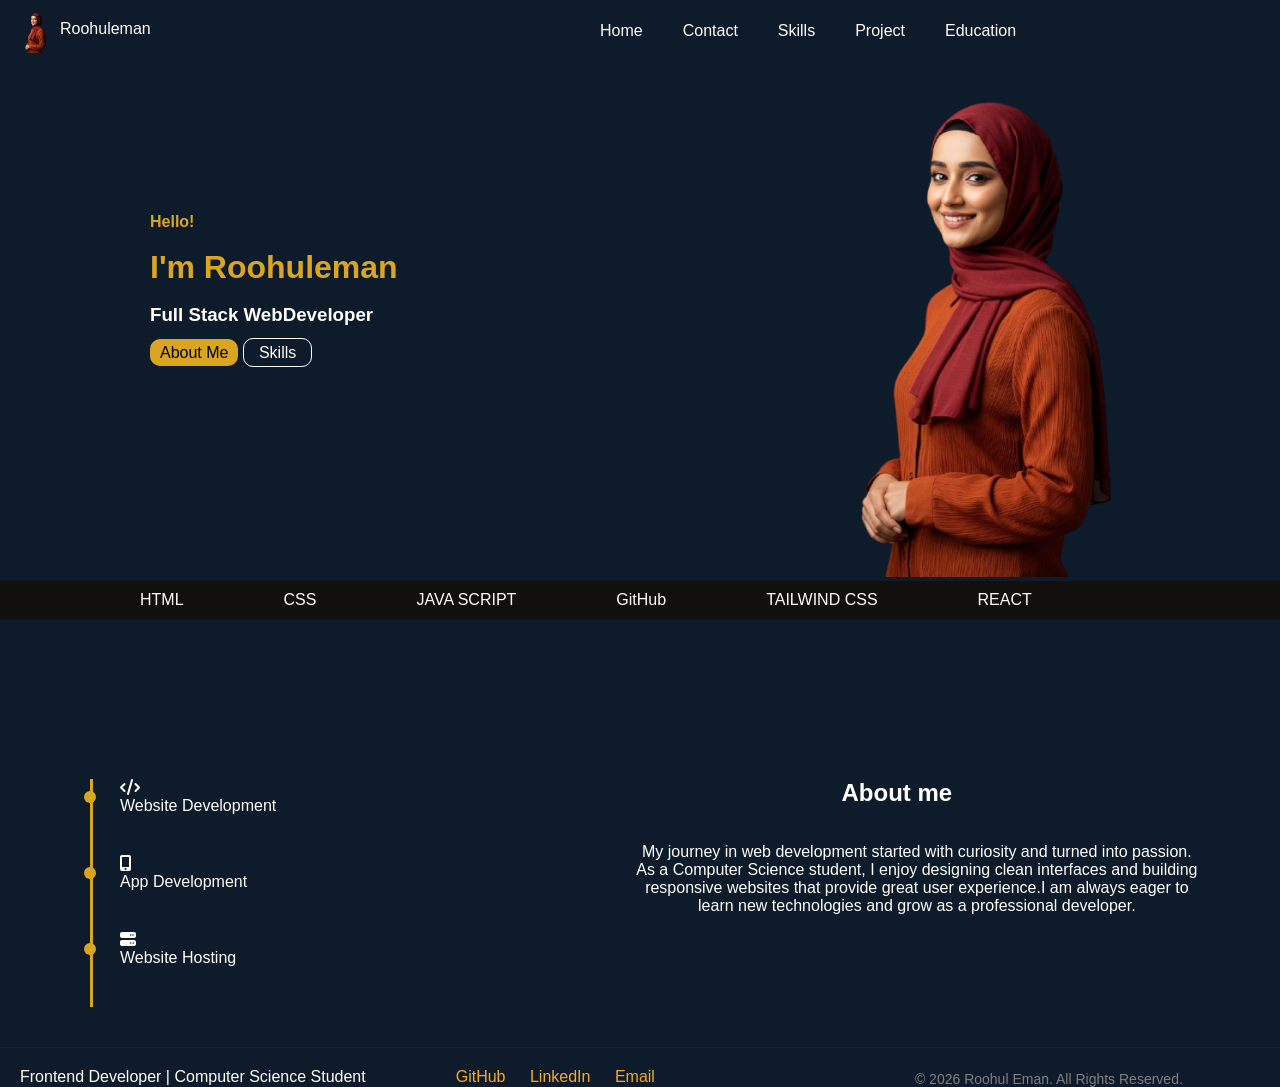
<file: Portfolio/index.html>
<!doctype html>
<html lang="en">
  <head>
    <meta charset="UTF-8" />
    <meta name="viewport" content="width=device-width, initial-scale=1.0" />
    <link rel="stylesheet" href="style.css" />
    <link rel="stylesheet" href="https://cdnjs.cloudflare.com/ajax/libs/font-awesome/6.5.1/css/all.min.css">
    <title>Portfolio</title>
  </head>
  <body>
      <nav class="navbar sticky top-0 z-50">
        <div class="logo" style="display:flex; position:relative;">
            <img src="images/portfolio.png" style="width: 30px; height:auto;" alt="">
          <a href="#" class="logo" style="position: absolute; left: 40px; top:10px;"  >Roohuleman</a>
        </div>
        <ul class="Menu">
          <li><a href="index.html">Home</a></li>
          <li><a href="Contact.html">Contact</a></li>
          <li><a href="skill.html">Skills</a></li>
          <li><a href="#">Project</a></li>
          <li><a href="Education.html">Education</a></li>
        </ul>
      </nav>
    <main class="content">
      <div class="Firstpage">
        <div class="intro">
          <h4>Hello!</h4>
          <br />
          <h1>I'm Roohuleman</h1>
          <br />
          <h3>Full Stack WebDeveloper</h3>
          <br />
          <div class="buttons">
            <a href="About.html" id="btn1">About Me</a>
            <a href="skill.html" id="btn2">Skills</a>
          </div>
        </div>
        <div class="frontpage-img">
          <img src="images/portfolio.png" alt="image" />
        </div>
        </div>
      </div>
      <div class="icons">
          <ul class="icons-menue">
            <li>HTML</li>
            <li>CSS</li>
            <li>JAVA SCRIPT</li>
            <li>GitHub</li>
            <li>TAILWIND CSS</li>
            <li>REACT</li>
          </ul>
        </div>
        <!-- About-section -->
        <section class="About-section">
          <div class="about-left-section">
           <div class="left-side">
            <div class="timeline"></div>
            <div class="service">
              <div class="dot"></div>
              <div class="about-content">
                <i class="fas fa-code"></i>
                <p>Website Development</p>
              </div>
            </div>
            <div class="service">
              <div class="dot"></div>
              <div class="about-content">
                <i class="fas fa-mobile-alt"></i>
                <p>App Development</p>
              </div>
            </div>
            <div class="service">
              <div class="dot"></div>
              <div class="about-content">
                <i class="fas fa-server"></i>
                <p>Website Hosting</p>
              </div>
            </div>
          </div>
        </div>
        <div class="right-section">
          <h1>About me</h1>
          <br>
          <br>
          <p>My journey in web development started with curiosity and turned into passion. <br> As a Computer Science student, I enjoy designing clean interfaces and building <br> responsive websites that provide great user experience.I am always eager to<br> learn new technologies and grow as a professional developer.</p>
        </div>
        </section>
    </main>
    <footer class="footer">
          <div class=footer-content>
            <p>Frontend Developer | Computer Science Student</p>
            <div class="social">
              <a href="#">GitHub</a>
              <a href="#">LinkedIn</a>
              <a href="#">Email</a>
            </div>
            <p class="copy">© 2026 Roohul Eman. All Rights Reserved.</p>
          </div></body>
        </footer>
  </body>
</html>
</file>
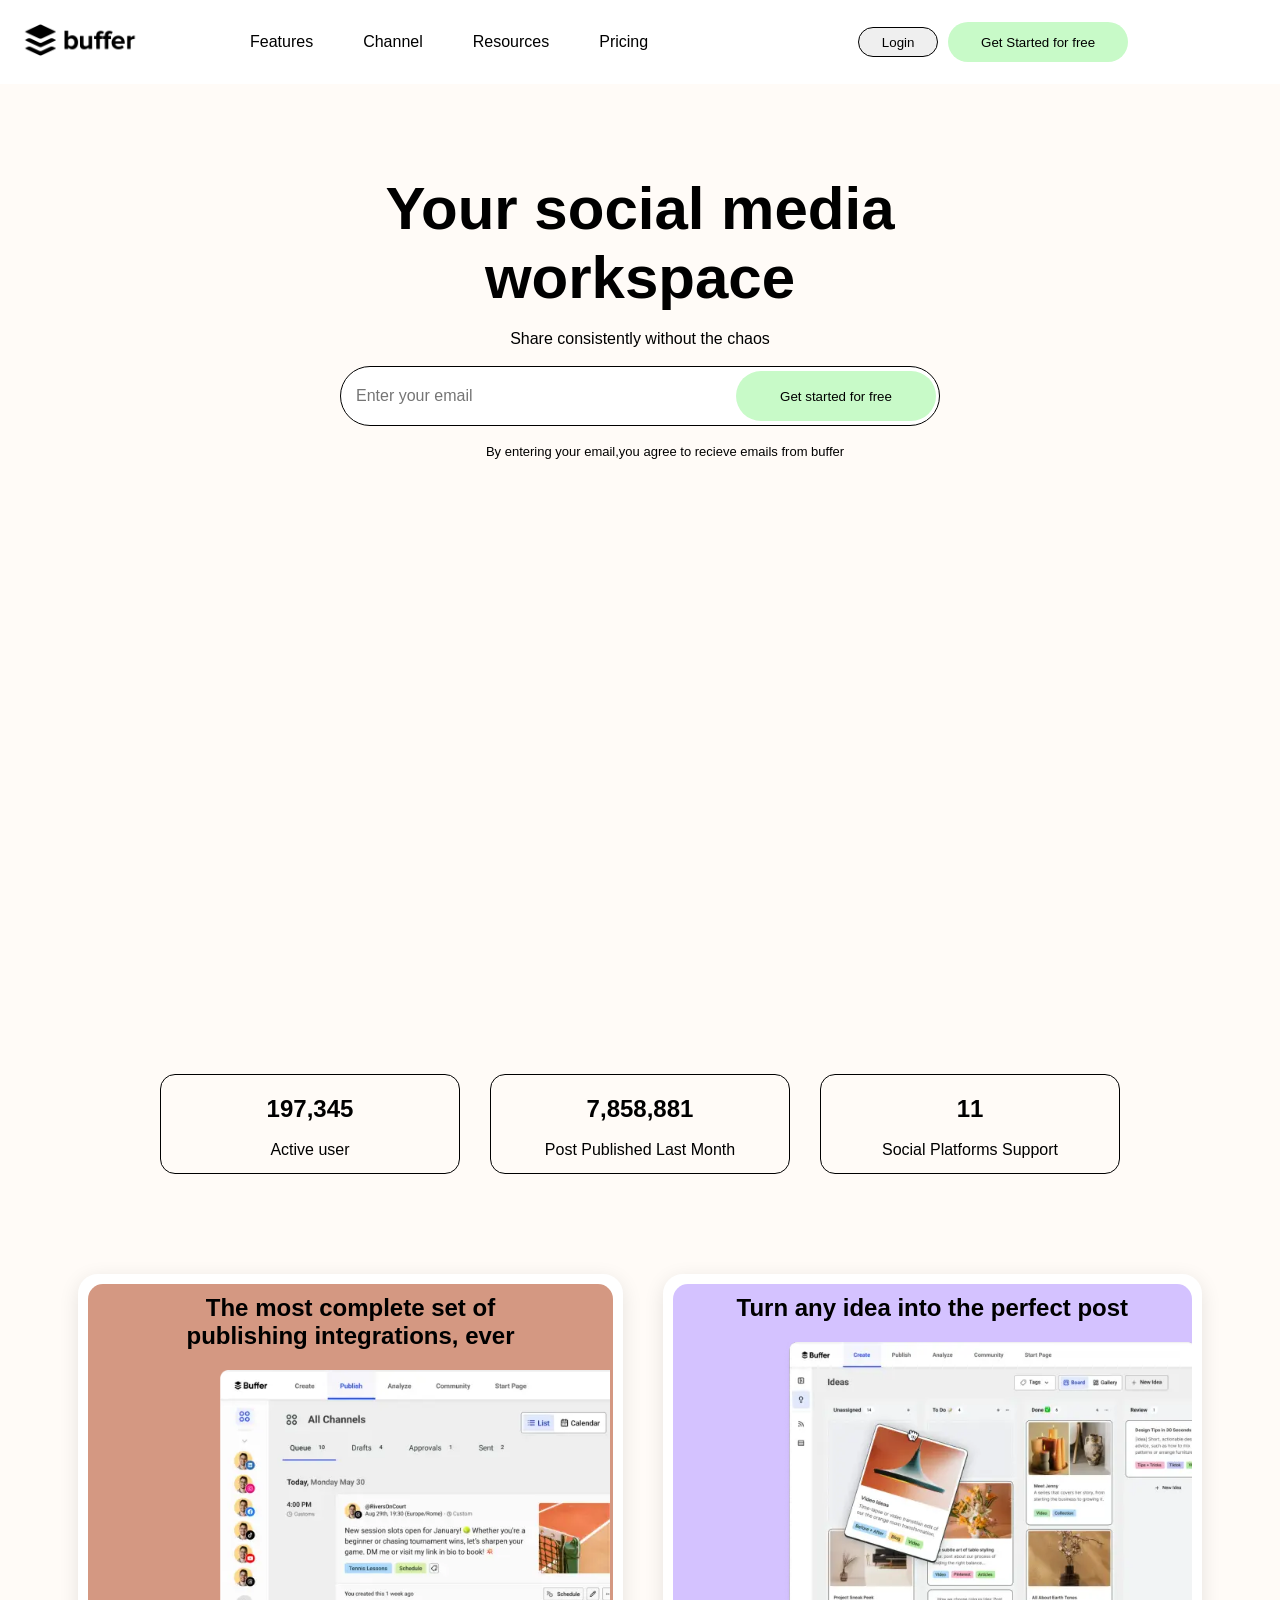
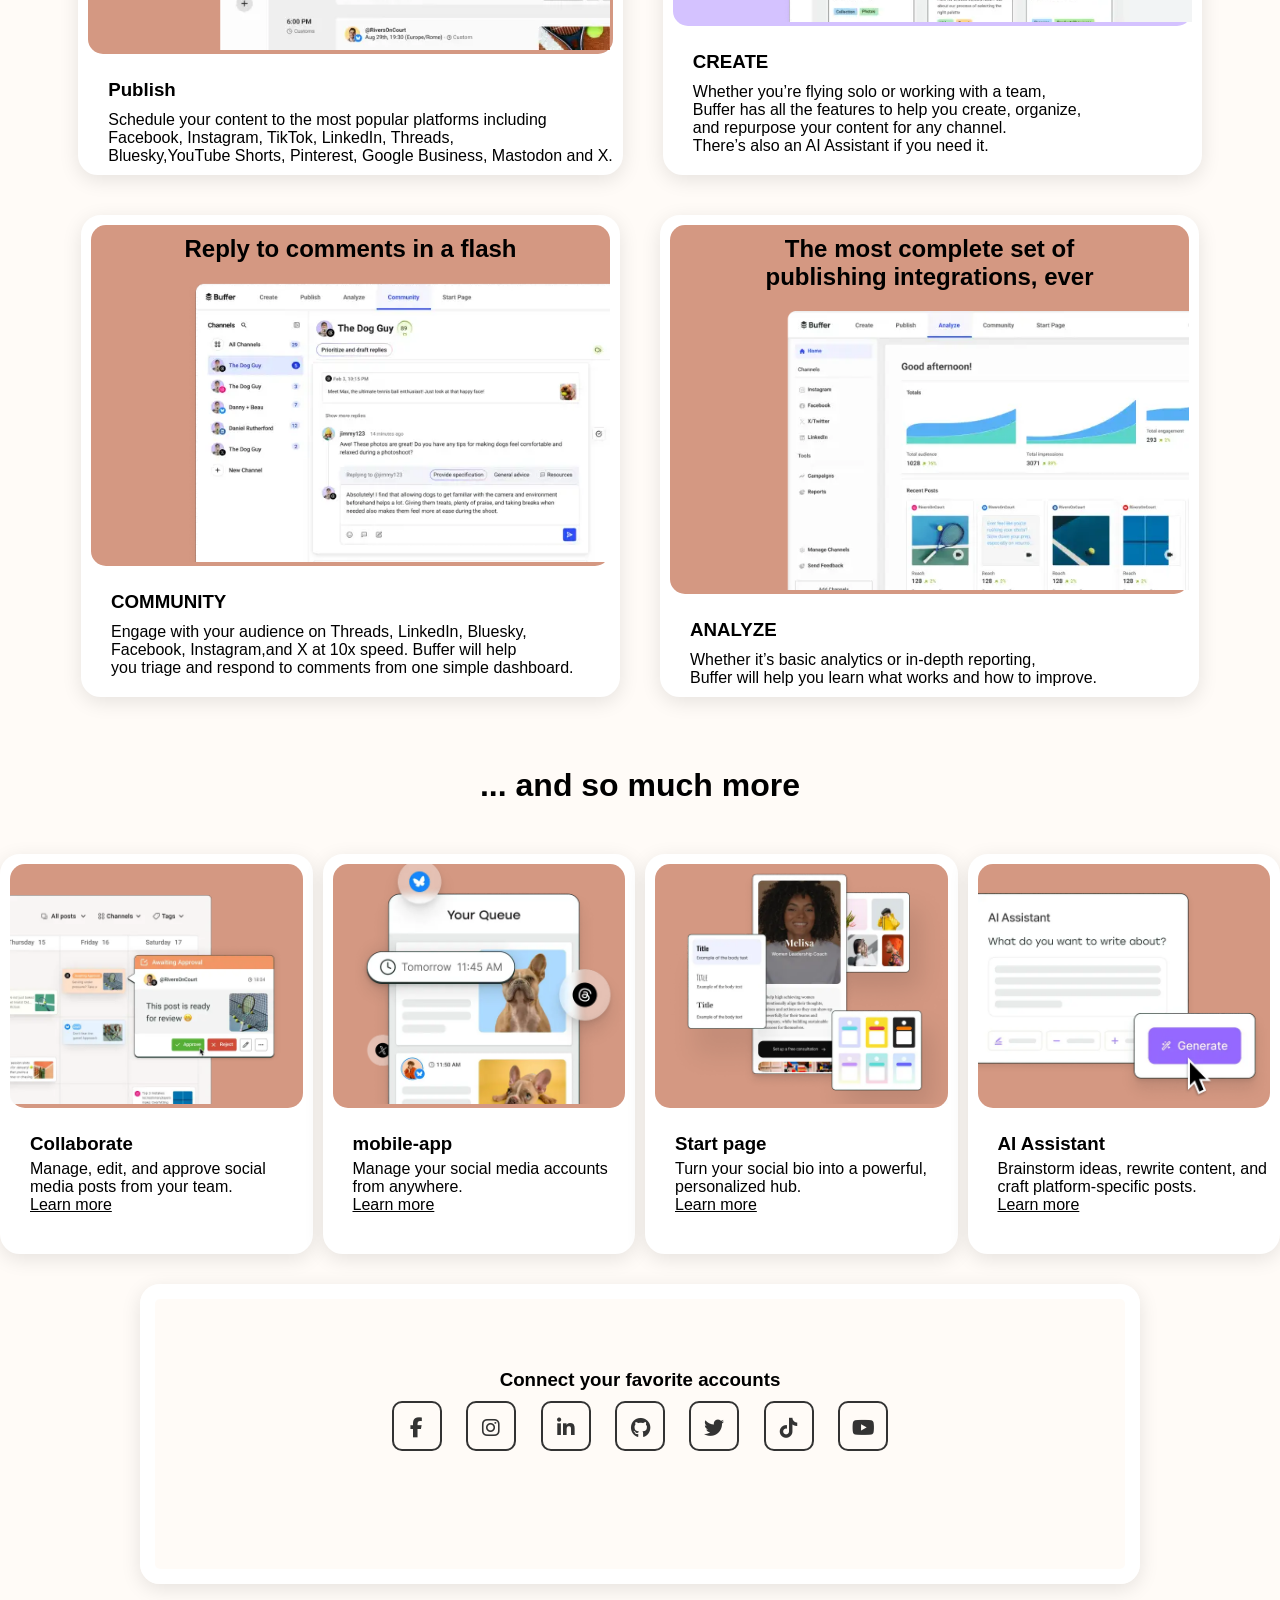
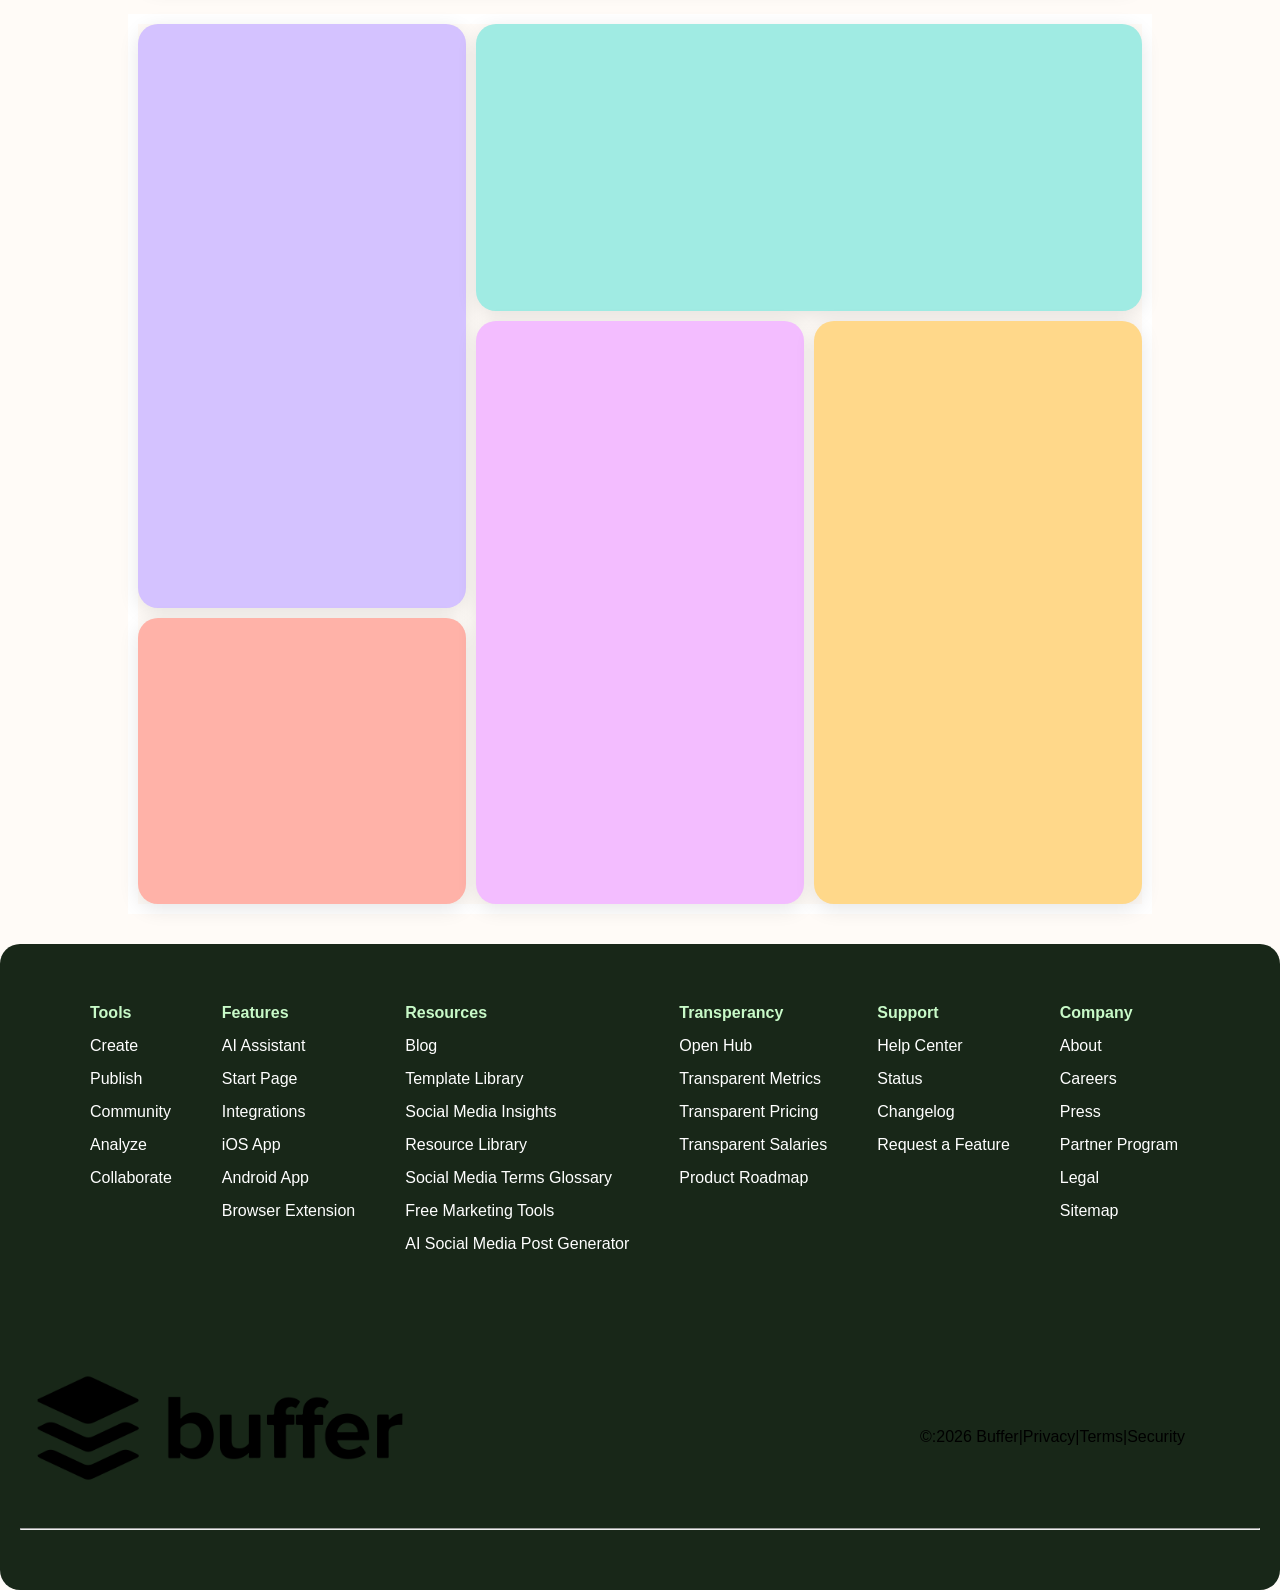
<file: Website task/index.html>
<!DOCTYPE html>
<html lang="en">
<head>
    <meta charset="UTF-8">
    <meta name="viewport" content="width=device-width, initial-scale=1.0">
    <head>
    <link rel="stylesheet" href="https://cdnjs.cloudflare.com/ajax/libs/font-awesome/6.5.0/css/all.min.css">
</head>
    <title>Buffer website</title>
    <link rel="stylesheet" href="style.css">
</head>
<body>
    <header>
        <nav class="navbar">
            <a href="#" class="logo"> 
                <img src="Website task/images/buffer_logo_icon_170445.png"alt="websitelogo">
            </a>
            <ul class="Menu">
                <li><a href="#">Features</a></li>
                <li><a href="#">Channel</a></li>
                <li><a href="#">Resources</a></li>
                <li><a href="#">Pricing</a></li>
            </ul>
            <div class="button">
                <button id="button1">Login</button>
                <button id="button2">Get Started for free</button>
            </div>
        </nav>
    </header>
    <main>
        <section class="Hero-section">
            <div class="hero-content">
             <h1>Your social media <br> workspace</h1> 
             <br>
             <p>Share consistently without the chaos</p>
             <br>
             <form action="submit">
                <div class="input-box">
                    <input type="email" placeholder="Enter your email">
                    <button>Get started for free</button>
                </div>
             </form>
                <br>
                <p id="paragraph">By entering your email,you agree to recieve emails from buffer</p>
            </div>
        </section>
        <section class="boxes">
            <div class="box" id="box1">
                <h2> 197,345</h2>
                <br>
                Active user
            </div>
              <div class="box" id="box2">
                <h2>  7,858,881</h2>
                <br>
               Post Published Last Month
            </div>
              <div class="box" id="box3">
               <h2>11</h2>
                <br>
                Social Platforms Support
            </div>
        </section>
        <section class="Wrapper">
                <div class="card">
                    <div id="top-box">
                        <h2>The most complete set of <br>publishing integrations, ever</h2>
                        <img src="Website task/images/publish.webp" alt="">
                    </div>
                    <div class="description1">
                        <h3>Publish</h3>
                        <p>Schedule your content to the most popular platforms including <br>
                            Facebook, Instagram, TikTok, LinkedIn, Threads, <br>Bluesky,YouTube Shorts,
                             Pinterest, Google Business, Mastodon and X.</p>
                    </div>
                </div>
                 <div class="card">
                    <div id="top-box-2">
                        <h2>Turn any idea into the perfect post</h2>
                        <img src="Website task/images/create.webp" alt="">
                    </div>
                    <div class="description2">
                        <h3>CREATE</h3>
                        <p>Whether you’re flying solo or working with a team, <br>Buffer has all the features to help you create, organize, <br>and repurpose your content for any channel. 
                        <br> There’s also an AI Assistant if you need it.</p>
                    </div>
                </div>
        </section>
                <section class="Wrapper-2">
                <div class="card">
                    <div id="bottom-box">
                        <h2>Reply to comments in a flash</h2>
                        <img src="Website task/images/community.webp" alt="">
                    </div>
                    <div class="description-bottom-1">
                        <h3>COMMUNITY</h3>
                        <p>Engage with your audience on Threads, LinkedIn, Bluesky, <br>Facebook, Instagram,and X at 10x speed. Buffer will help <br>you triage and respond to comments from one simple dashboard.</p>
                    </div>
                </div>
                 <div class="card">
                    <div id="bottom-box2">
                        <h2>The most complete set of <br>publishing integrations, ever</h2>
                        <img src="Website task/images/analyze.webp" alt="">
                    </div>
                    <div class="description-bottom-2">
                        <h3>ANALYZE</h3>
                        <p>Whether it’s basic analytics or in-depth reporting, <br>
                        Buffer will help you learn what works and how to improve.</p>
                    </div>
                </div>
        </section>
        <span id="heading"><h1>... and so much more</h1></span>
        <section class="Containers">
             <div class=" container-card">
                    <div id="card1">
                        <img src="Website task/images/collaborate.webp" alt="">
                    </div>
                    <div class="card-description">
                        <h3>Collaborate</h3>
                        <p>Manage, edit, and approve social media posts from your team.</p>
                    </div>
                    <a href="#" class="desc-button">Learn more</a>
                </div>
                <div class=" container-card">
                    <div id="card2">
                        <img src="Website task/images/mobile-app.webp" alt="">
                    </div>
                    <div class="card-description">
                        <h3>mobile-app</h3>
                        <p>Manage your social media accounts from anywhere.</p>
                    </div>
                    <a href="#" class="desc-button">Learn more</a>
                </div>
                <div class=" container-card">
                    <div id="card3">
                        <img src="Website task/images/start-page.webp" alt="">
                    </div>
                    <div class="card-description">
                        <h3>Start page</h3>
                        <p>Turn your social bio into a powerful, personalized hub.</p>
                    </div>
                    <a href="#" class="desc-button">Learn more</a>
                </div>
                <div class=" container-card">
                    <div id="card4">
                        <img src="Website task/images/ai-assistant.webp" alt="">
                    </div>
                    <div class="card-description">
                        <h3>AI Assistant</h3>
                        <p>Brainstorm ideas, rewrite content, and craft platform-specific posts.</p>
                    </div>
                    <a href="#" class="desc-button">Learn more</a>
                </div>
        </section>
        <section class="container-box">
            <div class="social-media">
                <div class="social-icons">
                    <h3>Connect your favorite accounts</h3>
                    <a href="#"><i class="fab fa-facebook-f"></i></a>
                    <a href="#"><i class="fab fa-instagram"></i></a>
                    <a href="#"><i class="fab fa-linkedin-in"></i></a>
                    <a href="#"><i class="fab fa-github"></i></a>
                    <a href="#"><i class="fab fa-twitter"></i></a>
                    <a href="#"><i class="fab fa-tiktok"></i></a>
                    <a href="https://youtube.com" target="_blank">
                    <i class="fab fa-youtube"></i></a>               
                </div>
            </div>
        </section>
        <section class="grid-container">
            <div class="grid">
                <div class="item item-1"></div>
                <div class="item item-2"></div>
                <div class="item item-3"></div>
                <div class="item item-4"></div>
                <div class="item item-5"></div>
           </div>
        </section>
    </main>
    <footer class="footer">
        <div class="container">
            <div id="footercolumn">
                <h4>Tools</h4>
                <ul>
                    <li><a href="#">Create</a></li>
                    <li><a href="#">Publish</a></li>
                    <li><a href="#">Community</a></li>
                    <li><a href="#">Analyze</a></li>
                    <li><a href="#">Collaborate</a></li>
                </ul>
            </div>
            <div id="footercolumn">
                <h4>Features</h4>
                <ul>
                    <li><a href="#">AI Assistant</a></li>
                    <li><a href="#">Start Page</a></li>
                    <li><a href="#">Integrations</a></li>
                    <li><a href="#">iOS App</a></li>
                    <li><a href="#">Android App</a></li>
                    <li><a href="#">Browser Extension</a></li>
                </ul>
            </div>
            <div id="footercolumn">
                <h4>Resources</h4>
                <ul>
                    <li><a href="#">Blog</a></li>
                    <li><a href="#">Template Library</a></li>
                    <li><a href="#">Social Media Insights</a></li>
                    <li><a href="#">Resource Library</a></li>
                    <li><a href="#">Social Media Terms Glossary</a></li>
                    <li><a href="#">Free Marketing Tools</a></li>
                    <li><a href="#">AI Social Media Post Generator</a></li>
                </ul>
            </div>
            <div id="footercolumn">
                <h4>Transperancy</h4>
                <ul>
                    <li><a href="#">Open Hub</a></li>
                    <li><a href="#">Transparent Metrics</a></li>
                    <li><a href="#">Transparent Pricing</a></li>
                    <li><a href="#">Transparent Salaries</a></li>
                    <li><a href="#">Product Roadmap</a></li>
                </ul>
            </div>
             <div id="footercolumn">
                <h4>Support</h4>
                <ul>
                    <li><a href="#">Help Center</a></li>
                    <li><a href="#">Status</a></li>
                    <li><a href="#">Changelog</a></li>
                    <li><a href="#">Request a Feature</a></li>
                </ul>
            </div>
             <div id="footercolumn">
                <h4>Company</h4>
                <ul>
                    <li><a href="#">About</a></li>
                    <li><a href="#">Careers</a></li>
                    <li><a href="#">Press</a></li>
                    <li><a href="#">Partner Program</a></li>
                    <li><a href="#">Legal</a></li>
                    <li><a href="#">Sitemap</a></li>
                </ul>
            </div>
        </div>
        <div class="footer-bottom">
            <div class="bottom-logo">
                <img src="Website task/images/buffer_logo_icon_170445.png" alt="logo">
                <p>&copy:2026 Buffer|Privacy|Terms|Security</p>
            </div>
        </div>
        <hr>
    </footer>
</body>
</html>
</file>
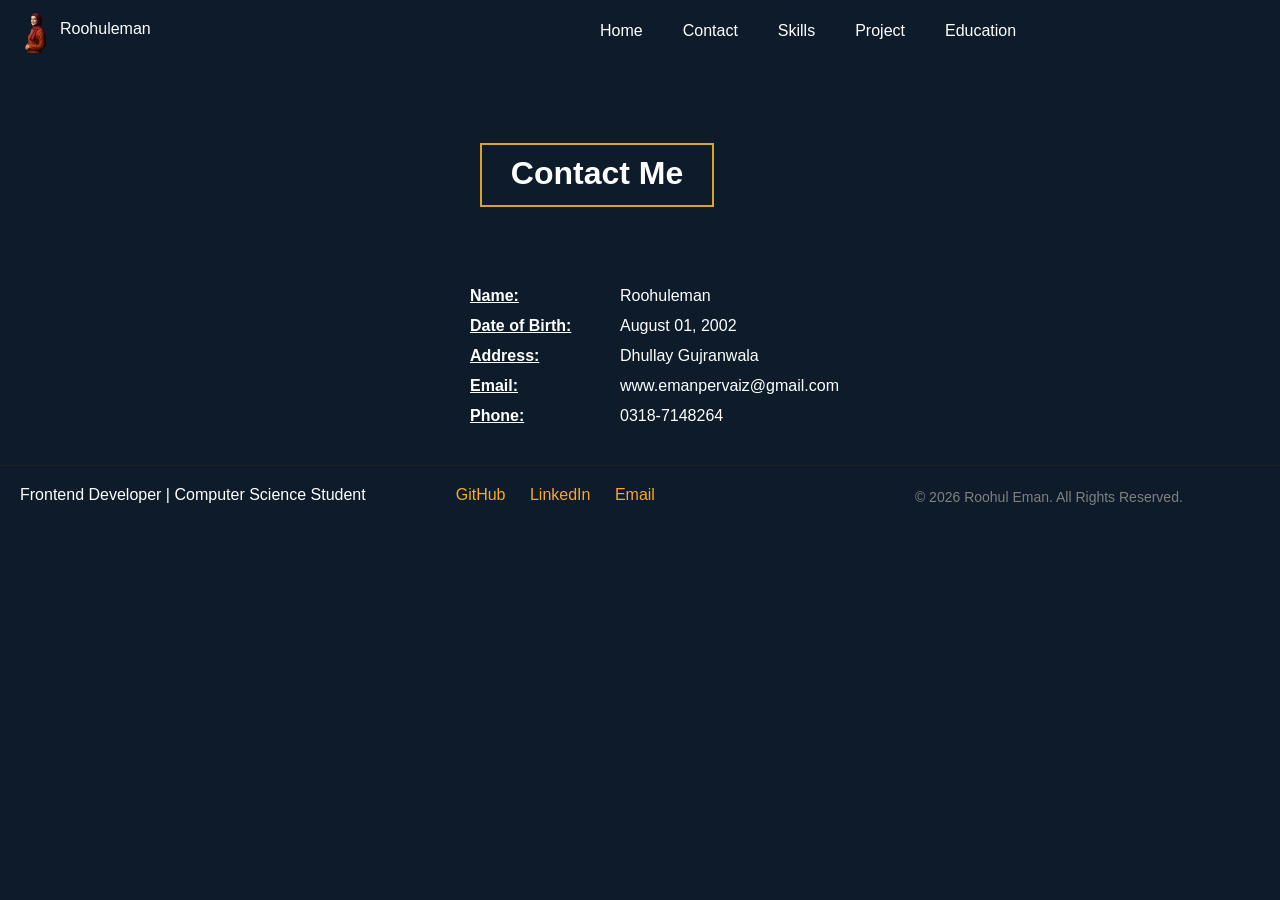
<file: Portfolio/Contact.html>
<!DOCTYPE html>
<html lang="en">
<head>
    <meta charset="UTF-8">
    <meta name="viewport" content="width=device-width, initial-scale=1.0">
    <title>Home</title>
    <link rel="stylesheet" href="style.css">
</head>
<body>
     <header>
      <nav class="navbar">
        <div class="logo" style="display:flex; position:relative;">
            <img src="images/portfolio.png" style="width: 30px; height:auto;" alt="">
          <a href="#" class="logo" style="position: absolute; left: 40px; top:10px;"  >Roohuleman</a>
        </div>
        <ul class="Menu">
          <li><a href="index.html">Home</a></li>
          <li><a href="Contact.html">Contact</a></li>
          <li><a href="skill.html">Skills</a></li>
          <li><a href="#">Project</a></li>
          <li><a href="Education.html">Education</a></li>
        </ul>
      </nav>
    </header>
    <main class="Contact-content">
        <div class="Contact">
            <h1>Contact Me</h1>
        </div>
        <div class="Contact-info">
             <div class="info-row">
                <span class="label">Name:</span>
                <span class="value">Roohuleman</span>
            </div>
             <div class="info-row">
                     <span class="label">Date of Birth:</span>
                     <span class="value">August 01, 2002</span>
             </div> 
              <div class="info-row">
                    <span class="label">Address:</span>
                    <span class="value">Dhullay Gujranwala</span>
              </div>
              <div class="info-row">
                   <span class="label">Email:</span>
                   <span class="value">www.emanpervaiz@gmail.com</span>
                </div>
                <div class="info-row">
                   <span class="label">Phone:</span>
                   <span class="value">0318-7148264</span>
                </div>
        </div>
    </main>
 <footer class="footer">
          <div class=footer-content>
            <p>Frontend Developer | Computer Science Student</p>
            <div class="social">
              <a href="#">GitHub</a>
              <a href="#">LinkedIn</a>
              <a href="#">Email</a>
            </div>
            <p class="copy">© 2026 Roohul Eman. All Rights Reserved.</p>
          </div></body>
        </footer>
</body>
</html>
</file>
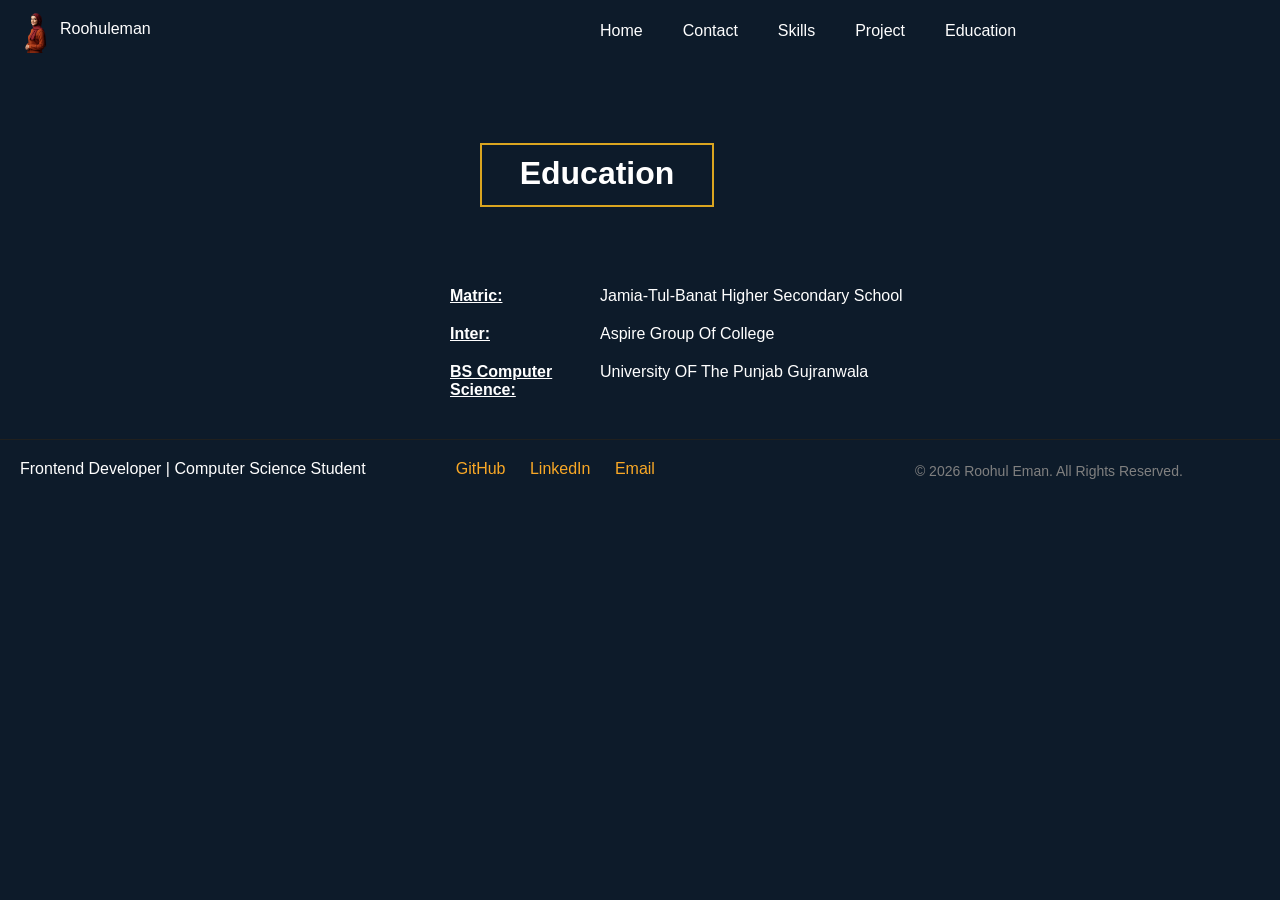
<file: Portfolio/Education.html>
<!DOCTYPE html>
<html lang="en">
<head>
    <meta charset="UTF-8">
    <meta name="viewport" content="width=device-width, initial-scale=1.0">
    <link rel="stylesheet" href="style.css">
    <title>Education</title>
</head>
<body>
   <header>
      <nav class="navbar">
        <div class="logo" style="display:flex; position:relative;">
            <img src="images/portfolio.png" style="width: 30px; height:auto;" alt="">
          <a href="#" class="logo" style="position: absolute; left: 40px; top:10px;"  >Roohuleman</a>
        </div>
        <ul class="Menu">
          <li><a href="index.html">Home</a></li>
          <li><a href="Contact.html">Contact</a></li>
          <li><a href="skill.html">Skills</a></li>
          <li><a href="#">Project</a></li>
          <li><a href="Education.html">Education</a></li>
        </ul>
      </nav>
    </header>
    <main class="Education-page">
        <div class="Education-container">
            <div class="edu-heading"><h1>Education</h1>
            </div>
           <div class="edu-info">
                <div class="edu-info-row">
                    <span class="label">Matric:</span>
                    <span class="value">Jamia-Tul-Banat Higher Secondary School</span>
                </div>
               <div class="edu-info-row">
                     <span class="label">Inter:</span>
                     <span class="value">Aspire Group Of College</span>
                </div> 
               <div class="edu-info-row">
                    <span class="label">BS Computer Science:</span>
                    <span class="value">University OF The Punjab Gujranwala</span>
                </div>
            </div>
        </div>
    </main>
     <footer class="footer">
          <div class=footer-content>
            <p>Frontend Developer | Computer Science Student</p>
            <div class="social">
              <a href="#">GitHub</a>
              <a href="#">LinkedIn</a>
              <a href="#">Email</a>
            </div>
            <p class="copy">© 2026 Roohul Eman. All Rights Reserved.</p>
          </div></body>
        </footer>
</body>
</html>
</file>
<file: Portfolio/style.css>
*{
    padding: 0;
    margin: 0;
}
body{
  background: #0d1b2a;
  font-family: Arial, sans-serif;
  color: white;
}
.navbar{
    display: flex;
    align-items: center;
    padding: 10px 20px;
    position: sticky;
    top: 0;
    z-index: 1000;
}
.logo{
    width: 120px;
    height: auto;
    text-decoration: none;
    color:white;
}
.Menu{
    display: flex;
    gap: 20px;
    padding-left: 150px;
    margin-left: 300px;
    list-style: none;
}
.Menu li a{
    text-decoration: none;
    color: white;
    display: block;
    padding: 5px 10px;
}
.intro{
    margin-top:150px;
    margin-left: 150px;
    display: inline-block;
}
.intro h4{
    color:goldenrod;
}
.intro h1{
    color:goldenrod;
}
.intro h3{
    color:white;
}
.buttons{
    width: fit-content;
}
#btn1{
   background: goldenrod;
   color:black;
   padding: 5px 10px;
   text-decoration: none;
   border-radius: 10px;
}
#btn2{
    border: 1px solid white;
    color:white;
    text-decoration:none;
    border-radius:10px;
    padding: 5px 15px;
}
.icons{
    display:flex;
    background-color: rgb(17, 16, 15);
}
.icons-menue{
    display: flex;
    color: white;
    padding: 10px 20px;   
    gap: 100px;
    padding-left: 140px;
    
}
.icons-menue li{
    list-style: none;
}
/* home */
.Firstpage{
display: flex;
}
.frontpage-img{
    margin-left:400px;
}
.frontpage-img img{
width: 360px;
height:auto
}
/* Contact */
.Contact{
    width:230px;
    height: 50px;
    padding-top: 10px;
    text-align: center;
    border: 2px solid goldenrod;
    margin-top: 80px;
    margin-left: 480px;

}
.Contact h1{
    color: white;
}
#Contact-text h2{
    color: white;
}
.Contact-info{
   margin-top: 80px;
  max-width: 500px;
  margin-left: 470px;
}

.info-row{
  display: flex;
  margin-bottom: 12px;
}

.label{
  width: 150px;
  font-weight: bold;
  color: white;
}

.value{
  color: white;
}
/* About */
.About-section{
    display: flex;
}
.about-left-section {
  display: flex;
  flex-direction: column;
  padding-top:160px;
  padding-left: 80px;
}

.left-side {
  position: relative;
  padding-left: 40px;
}

/* Vertical Line */
.timeline {
  position: absolute;
  left: 10px;
  top: 0;
  width: 3px;
  height: 100%;
  background: goldenrod;
}

/* Service Box */
.service {
  display: flex;
  align-items: center;
  margin-bottom: 40px;
  position: relative;
}

/* Dot */
.dot {
  width: 12px;
  height: 12px;
  background:goldenrod;
  border-radius: 50%;
  position: absolute;
  left: -36px;
}
.right-section{
    text-align: center;
    padding-top: 160px;
    margin-left: 320px;
}
.right-section p{
    text-align: center;
    padding-left:40px;
}
/* Skills */
.skill-container{
    width: 800px;
    height: 400px;
    margin: 30px auto;
    border:5px solid goldenrod ;
    border-radius: 20px;
    
}
#skill-heading h1{
    margin-top: 20px;
    color: white;
    padding-left:350px;
}
 #skills{
    margin-top: 50px;
    display: flex;
    flex-wrap: wrap;
 }
 #skills i{
 font-size: 60px;
 margin: 40px;
 }
 /* Education */
 .edu-heading{
    width:230px;
    height: 50px;
    padding-top: 10px;
    text-align: center;
    border: 2px solid goldenrod;
    margin-top: 80px;
    margin-left: 480px;
 }
 .edu-heading h1{
    color: white;
 }
 .edu-info{
  margin-top: 80px;
  max-width: 500px;
  margin-left: 450px;
}

.edu-info-row{
  display: flex;
  margin-bottom: 20px;
}

.label{
  width: 150px;
  text-decoration: underline;
  color: white;
}

.value{
  color: white;
}
.footer{
  color: white;
  padding: 20px 20px 0;
  border-top: 1px solid rgb(32, 32, 30);
  margin-top: 40px;
}
.footer-content{
    display: flex;
    gap: 50px;
}
.social{
    gap: 20px;
    margin-left: 30px;
    width: fit-content;
}
.footer a{
  color: #f9a826;
   margin:0px 10px;
  text-decoration: none;
}

.copy{
  margin-top: 3px;
  margin-left:200px ;
  font-size: 14px;
  color: gray;
}
</file>
<file: Website task/style.css>
*{
    margin: 0;
    padding: 0;
    box-sizing: border-box;
}
body{
    width: 100%;
    min-height: 100vh;
    font-family: Arial,sans-serif;
    background-color:rgb(255, 251, 247);
}

.header{
    width: 100%;
}
.navbar{
    display: flex;
    align-items: center;
    justify-content:flex-start;
    padding: 10px 20px;
    background-color: white;
}
.logo img{
    width:120px;
    height: auto;
}
.Menu{
    display: flex;
    gap: 30px;
    margin-left:100px;
    list-style: none;
}
.Menu li a{
    text-decoration: none;
    color: black;
    display: block;
    padding: 5px 10px;
}
.button{
    margin-left: 200px;
    display: flex;
    align-items: center;
    gap: 10px;
}
#button1{
    border-radius: 20px;
    border: 1px solid black;
    width: 80px;
    height: 30px;
    cursor: pointer;
}
#button2{
    border-radius: 30px ;
    background-color:rgb(200, 250, 200);
    border: none;
    width: 180px;
    height:40px;
    cursor: pointer;
}
.Hero-section{
    height: 100vh;
    display: flex;
    margin-top: 90px;
    justify-content: center;
    text-align: center;
}
.hero-content h1{
    font-size:60px;
}
#paragraph{
    font-size: 13px;
    padding-left: 50px;
}
.input-box{
    position: relative;
    width: 600px;
}
.input-box input{
    width:100%;
    height: 60px;
    padding: 10px 50px 10px 15px;
    font-size: 16px;
    border-radius: 30px;
    border: 1px solid black;
}
.input-box button{
    position: absolute;
    top: 9%;
    right: 4px;
    height: 50px;
    width: 200px;
    border-radius:30px;
    cursor: pointer;
    background-color:rgb(200, 250, 200);
    border: none;
}
.boxes{
    display: flex;
    justify-content: center;
    text-align: center;
    gap:30px;
    margin-bottom: 60px;
}
.box{
    align-items: center;
    justify-content: center;
    padding: 20px 10px 20px 10px;
}
#box1{
    width: 300px;
    height: 100px;
    border: 1px solid black;
    border-radius: 15px;
}
#box2{
    width: 300px;
    height: 100px;
    border: 1px solid black;
    border-radius: 15px;
}
#box3{
    width: 300px;
    height: 100px;
    border: 1px solid black;
    border-radius: 15px;
}
.Wrapper{
    display: flex;
    justify-content: center;
    gap: 40px;
}
.card{
  background: white;
  border-radius: 20px;
  box-shadow: 0 5px 20px rgba(0,0,0,0.1);
  width: fit-content;
  border: 10px solid white;
  margin-top: 40px;
}
#top-box{
  background: rgb(212, 152, 130);
  border-radius: 15px;
  text-align: center;
}

#top-box h2{
    padding-top: 10px;
  margin-bottom: 20px;
}

#top-box img{
max-width: 500px;
margin-left: 19px;
}
.description1{
  width: fit-content;
  padding-top: 25px;

}

.description1 h3{
  margin-bottom: 10px;
  padding-left: 20px;
}

.description1 p{
padding-left: 20px;
}

#top-box-2{
  background: #d4c2ff;
  border-radius: 15px;
  text-align: center;
}

#top-box-2 h2{
    padding-top: 10px;
  margin-bottom: 20px;
}

#top-box-2 img{
max-width: 500px;
margin-left: 19px;
}
.description2{
  width: fit-content;
  padding-top: 25px;

}

.description2 h3{
  margin-bottom: 10px;
  padding-left: 20px;
}

.description2 p{
padding-left: 20px;
}
.Wrapper-2{
    display: flex;
    justify-content: center;
    gap: 40px;
}
#bottom-box{
  background: rgb(212, 152, 130);
  border-radius: 15px;
  text-align: center;
}

#bottom-box h2{
  padding-top: 10px;
  margin-bottom: 20px;
}

#bottom-box img{
max-width: 500px;
margin-left: 19px;
}
.description-bottom-1{
  width: fit-content;
  padding-top: 25px;

}

.description-bottom-1 h3{
  margin-bottom: 10px;
  padding-left: 20px;
}

.description-bottom-1 p{
padding-left: 20px;
}
#bottom-box2{
  background: rgb(212, 152, 130);
  border-radius: 15px;
  text-align: center;
}

#bottom-box2 h2{
    padding-top: 10px;
  margin-bottom: 20px;
}

#bottom-box2 img{
max-width: 500px;
margin-left: 19px;
}
.description-bottom-2{
  width: fit-content;
  padding-top: 25px;

}

.description-bottom-2 h3{
  margin-bottom: 10px;
  padding-left: 20px;
}

.description-bottom-2 p{
padding-left: 20px;
}
.Containers{
    display: flex;
    justify-content: center;
    gap: 10px;
    margin-top:50px ;

}
#heading{
    display: flex;
    justify-content: center;
    margin-top: 70px;
}
.container-card{
  background: white;
  border-radius: 20px;
  box-shadow: 0 5px 20px rgba(0,0,0,0.1);
  width: 325px;
  height:400px;
  border: 10px solid white;
  overflow: hidden;
}
#card1{
  background: rgb(212, 152, 130);
  border-radius: 15px;
  text-align: center;
}

#card1 img{
    max-width: 300px;
}
#card2{ 
  background: rgb(212, 152, 130);
  border-radius: 15px;
  text-align: center;
}
#card2 img{
    max-width: 300px;
}
#card3{
  background: rgb(212, 152, 130);
  border-radius: 15px;
  text-align: center;
}
#card3 img{
    max-width: 300px;
    
}
#card4{
  background: rgb(212, 152, 130);
  border-radius: 15px;
  text-align: center;
}
#card4 img{
    max-width: 300px;
}
.card-description{
  width: fit-content;
  padding-top: 25px;
}
.card-description h3{
  margin-bottom: 5px;
  padding-left: 20px;
}
.card-description p{
    padding-left: 20px;
}
.desc-button{
    padding-left: 20px;
    color: black;
}
.social-media{
    width: 1000px;
    height: 300px;
    margin: 30px auto;
    border: 15px solid white;
    box-shadow: 0 5px 20px rgba(0,0,0,0.1);
    border-radius: 20px;
}
.social-icons {
  text-align: center;
  margin:70px;
}

.social-icons a {
  display: inline-block;
  width: 50px;
  height: 50px;
  line-height: 50px;
  margin: 10px;
  border: 2px solid #333;
  border-radius: 10px;
  color: #333;
  font-size: 20px;
  text-align: center;
  transition: 0.3s;
}

.social-icons a:hover {
  background-color: #333;
  color: #fff;
}
.grid{
    display: grid;
    grid-template-columns: repeat(3,1fr);
    grid-template-rows:repeat(3,1fr);
    margin: 30px auto;
    border: 10px solid white;
    height: 100vh;
    width: 80vw;
    gap: 10px;
}
.item-1{
    grid-column: 1/2;
    grid-row: 1/3;
    background-color: #d4c2ff;
    border-radius: 20px;
    box-shadow: 0 5px 20px rgba(0,0,0,0.1);
}
.item-2{
    grid-column: 1/2;
    grid-row: 3/4;
    background-color:#ffb2a8 ;
    border-radius: 20px;
    box-shadow: 0 5px 20px rgba(0,0,0,0.1);
}
.item-3{
    grid-column: 2/4;
    grid-row: 1/2;
    background-color:#a0ebe3;
    border-radius: 20px;
    box-shadow: 0 5px 20px rgba(0,0,0,0.1);
}
.item-4{
    grid-column: 2/3;
    grid-row: 2/4;
    background-color: #f3bdff;
    border-radius: 20px;
    box-shadow: 0 5px 20px rgba(0,0,0,0.1);
}
.item-5{
    grid-column:3/4;
    grid-row: 2/4;
    background-color: #ffd88a;
    border-radius: 20px;
    box-shadow: 0 5px 20px rgba(0,0,0,0.1);
}
.footer{
    background-color: rgb(24, 39, 24);
    padding: 60px 20px 20px;
    border-radius: 20px;
}
.container{
    display: flex;
    flex: wrap;
    gap: 50px;
    max-width: 1100px;
    margin: 0 auto;
}
.footercolumn{
    flex: 1 1 200px;
}
.footer h4{
    margin-bottom: 15px;
    color: rgb(200, 250, 200);;
    
}
.footer ul{
    list-style: none;
}
.footer ul li{
    margin-bottom: 15px;
}
.footer ul li a{
    color: white;
    text-decoration: none;
}
.footer-bottom{
   margin-top: 30px;
   padding-top: 30px;
}
.bottom-logo img{
    width: 400px;
    height: auto;
}
.bottom-logo{
    display: flex;
}
.bottom-logo p{
    padding-top: 100px;
    padding-left: 500px;
}
hr{
    margin-bottom: 40px;
}
</file>
